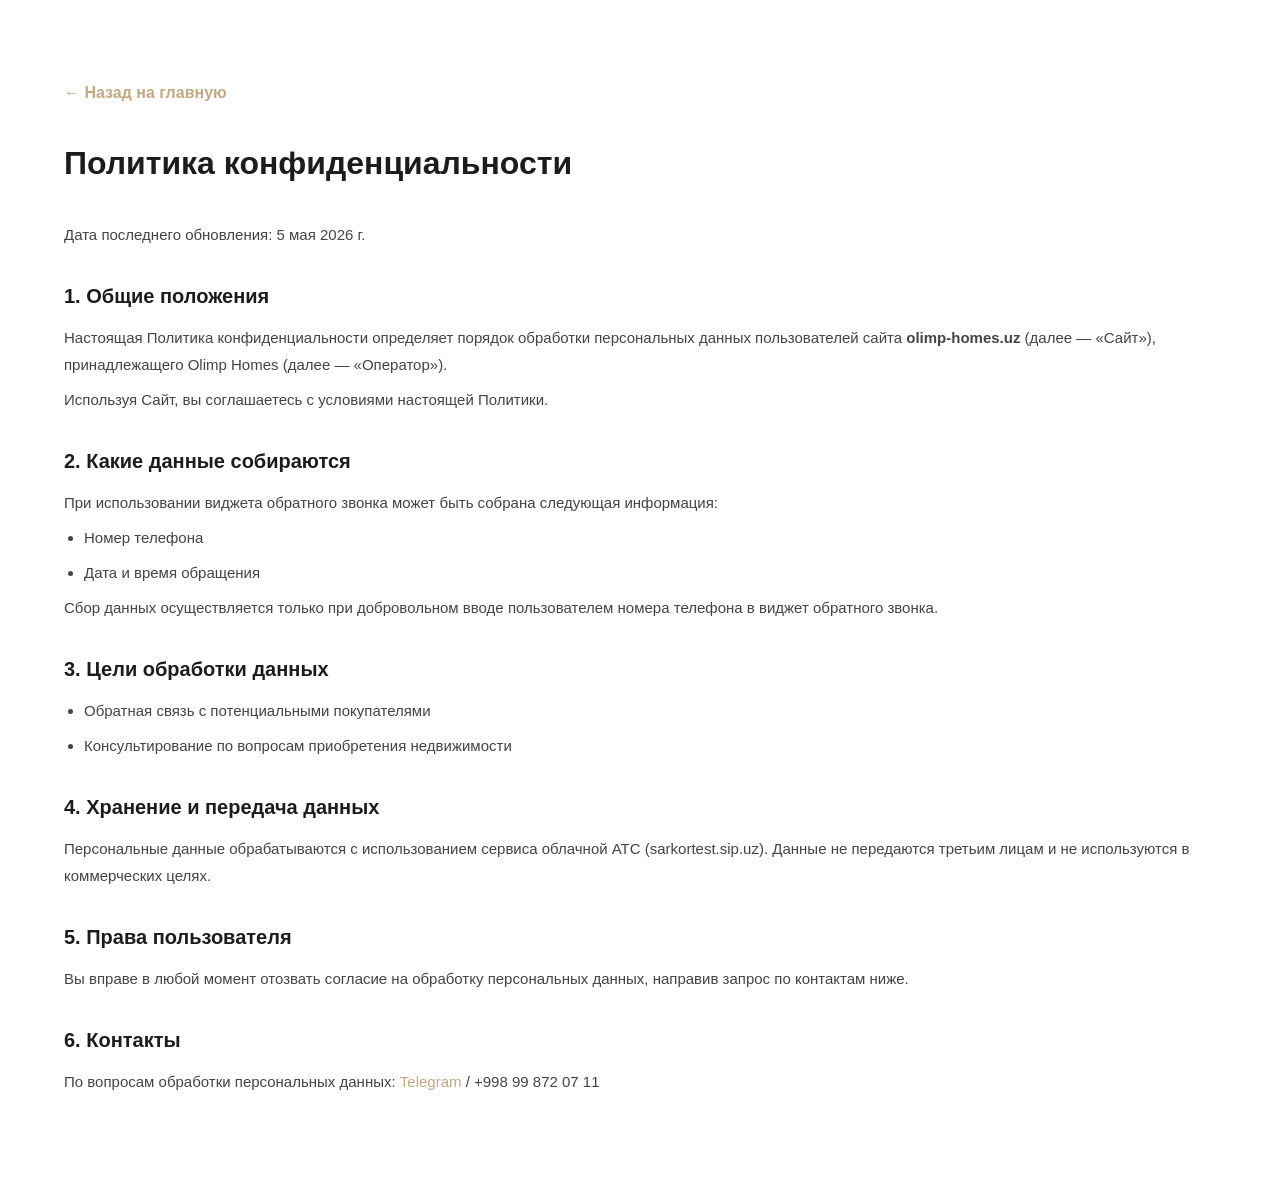
<file: privacy.html>
<!DOCTYPE html>
<html lang="ru">
<head>
    <meta charset="UTF-8">
    <meta name="viewport" content="width=device-width, initial-scale=1.0">
    <title>Политика конфиденциальности — Olimp Homes</title>
    <link rel="stylesheet" href="css/style.css">
    <style>
        .privacy { padding: 80px 0; }
        .privacy h1 { font-size: 32px; margin-bottom: 32px; }
        .privacy h2 { font-size: 20px; margin: 32px 0 12px; }
        .privacy p, .privacy li { font-size: 15px; line-height: 1.8; color: #444; margin-bottom: 8px; }
        .privacy ul { padding-left: 20px; }
        .privacy a { color: #C4A882; }
        .back { display: inline-block; margin-bottom: 32px; color: #C4A882; font-weight: 600; }
        .back:hover { text-decoration: underline; }
    </style>
</head>
<body>
<div class="privacy">
    <div class="container">
        <a href="index.html" class="back">← Назад на главную</a>
        <h1>Политика конфиденциальности</h1>
        <p>Дата последнего обновления: 5 мая 2026 г.</p>

        <h2>1. Общие положения</h2>
        <p>Настоящая Политика конфиденциальности определяет порядок обработки персональных данных пользователей сайта <strong>olimp-homes.uz</strong> (далее — «Сайт»), принадлежащего Olimp Homes (далее — «Оператор»).</p>
        <p>Используя Сайт, вы соглашаетесь с условиями настоящей Политики.</p>

        <h2>2. Какие данные собираются</h2>
        <p>При использовании виджета обратного звонка может быть собрана следующая информация:</p>
        <ul>
            <li>Номер телефона</li>
            <li>Дата и время обращения</li>
        </ul>
        <p>Сбор данных осуществляется только при добровольном вводе пользователем номера телефона в виджет обратного звонка.</p>

        <h2>3. Цели обработки данных</h2>
        <ul>
            <li>Обратная связь с потенциальными покупателями</li>
            <li>Консультирование по вопросам приобретения недвижимости</li>
        </ul>

        <h2>4. Хранение и передача данных</h2>
        <p>Персональные данные обрабатываются с использованием сервиса облачной АТС (sarkortest.sip.uz). Данные не передаются третьим лицам и не используются в коммерческих целях.</p>

        <h2>5. Права пользователя</h2>
        <p>Вы вправе в любой момент отозвать согласие на обработку персональных данных, направив запрос по контактам ниже.</p>

        <h2>6. Контакты</h2>
        <p>По вопросам обработки персональных данных: <a href="https://t.me/+998998720711">Telegram</a> / +998 99 872 07 11</p>
    </div>
</div>
</body>
</html>
</file>
<file: css/style.css>
/* ===== RESET & BASE ===== */
*, *::before, *::after { box-sizing: border-box; margin: 0; padding: 0; }
html { scroll-behavior: smooth; font-size: 16px; }
body { font-family: 'Inter', sans-serif; color: #1C1C1E; background: #fff; line-height: 1.6; overflow-x: hidden; }
img { max-width: 100%; height: auto; display: block; }
a { text-decoration: none; color: inherit; }

/* ===== CONTAINER ===== */
.container { max-width: 1200px; margin: 0 auto; padding: 0 24px; }

/* ===== BUTTONS ===== */
.btn {
    display: inline-flex; align-items: center; gap: 8px;
    padding: 14px 28px; border-radius: 50px;
    font-size: 15px; font-weight: 600; cursor: pointer;
    transition: all .25s ease; border: 2px solid transparent;
    white-space: nowrap; line-height: 1;
}
.btn--primary { background: #C4A882; color: #fff; }
.btn--primary:hover { background: #b09268; transform: translateY(-2px); box-shadow: 0 8px 24px rgba(196,168,130,.35); }
.btn--outline { background: transparent; color: #fff; border-color: rgba(255,255,255,.6); }
.btn--outline:hover { background: rgba(255,255,255,.12); border-color: #fff; }
.btn--telegram { background: #2AABEE; color: #fff; padding: 10px 18px; font-size: 14px; }
.btn--telegram:hover { background: #1a9bd8; transform: translateY(-1px); }
.btn--white { background: #fff; color: #1C1C1E; font-weight: 700; }
.btn--white:hover { background: #f0ebe4; }
.btn--large { padding: 18px 44px; font-size: 18px; }

/* ===== SECTION COMMON ===== */
.section__tag {
    font-size: 11px; font-weight: 700; text-transform: uppercase;
    letter-spacing: 3px; color: #C4A882; margin-bottom: 14px; display: block;
}
.section__tag.center { text-align: center; }
.section__title { font-size: clamp(28px, 4vw, 42px); font-weight: 800; line-height: 1.15; margin-bottom: 20px; }
.section__title.center { text-align: center; }

/* ===== HEADER ===== */
.header {
    position: fixed; top: 0; left: 0; right: 0; z-index: 100;
    padding: 18px 0; transition: all .3s ease;
}
.header.scrolled {
    background: rgba(255,255,255,.96); backdrop-filter: blur(12px);
    box-shadow: 0 2px 24px rgba(0,0,0,.08); padding: 12px 0;
}
.header.scrolled .nav__link { color: #1C1C1E; }
.header.scrolled .nav__link:hover { color: #C4A882; }
.header.scrolled .logo__text { color: #1C1C1E; }
.header.scrolled .lang-switcher { color: #555; }
.header.scrolled .lang-sep { color: #ccc; }
.header.scrolled .burger span { background: #1C1C1E; }

.header__inner { display: flex; align-items: center; gap: 32px; }

.logo { display: flex; align-items: baseline; gap: 5px; }
.logo__text { font-size: 22px; font-weight: 800; color: #fff; letter-spacing: -0.5px; transition: color .3s; }
.logo__sub { font-size: 10px; font-weight: 700; letter-spacing: 4px; color: #C4A882; }

.nav { display: flex; gap: 28px; margin-left: auto; }
.nav__link { font-size: 14px; font-weight: 500; color: rgba(255,255,255,.8); transition: color .2s; }
.nav__link:hover { color: #fff; }

.header__actions { display: flex; align-items: center; gap: 16px; }
.lang-switcher { display: flex; align-items: center; gap: 6px; color: rgba(255,255,255,.75); }
.lang-sep { opacity: .4; }
.lang-btn {
    background: none; border: none; cursor: pointer;
    font-size: 13px; font-weight: 700; color: inherit; opacity: .5;
    padding: 2px; transition: opacity .2s; font-family: 'Inter', sans-serif;
}
.lang-btn.active { opacity: 1; }
.lang-btn:hover { opacity: .85; }

.burger { display: none; flex-direction: column; gap: 5px; background: none; border: none; cursor: pointer; padding: 4px; }
.burger span { display: block; width: 24px; height: 2px; background: #fff; border-radius: 2px; transition: all .3s; }
.burger.open span:nth-child(1) { transform: rotate(45deg) translate(5px, 5px); }
.burger.open span:nth-child(2) { opacity: 0; }
.burger.open span:nth-child(3) { transform: rotate(-45deg) translate(5px, -5px); }

/* ===== HERO ===== */
.hero { position: relative; min-height: 100vh; display: flex; align-items: center; overflow: hidden; }
.hero__bg { position: absolute; inset: 0; }
.hero__img { width: 100%; height: 100%; object-fit: cover; object-position: center; }
.hero__overlay { position: absolute; inset: 0; background: linear-gradient(135deg, rgba(20,20,22,.78) 0%, rgba(20,20,22,.42) 60%, rgba(20,20,22,.3) 100%); }

.hero__content { position: relative; z-index: 2; padding: 120px 0 80px; max-width: 680px; }
.hero__tag { font-size: 12px; font-weight: 700; letter-spacing: 3px; text-transform: uppercase; color: #C4A882; margin-bottom: 22px; }
.hero__title { font-size: clamp(38px, 5.5vw, 68px); font-weight: 800; line-height: 1.08; color: #fff; margin-bottom: 22px; }
.hero__sub { font-size: clamp(16px, 2vw, 20px); color: rgba(255,255,255,.78); margin-bottom: 40px; line-height: 1.65; }
.hero__actions { display: flex; gap: 14px; flex-wrap: wrap; }

.hero__scroll {
    position: absolute; bottom: 36px; left: 50%; transform: translateX(-50%);
    opacity: .45; animation: bounce 2.2s ease-in-out infinite;
    display: flex; align-items: center; justify-content: center;
}
@keyframes bounce {
    0%, 100% { transform: translateX(-50%) translateY(0); }
    50% { transform: translateX(-50%) translateY(10px); }
}

/* ===== STATS ===== */
.stats { background: #1C1C1E; padding: 52px 0; }
.stats__grid { display: grid; grid-template-columns: repeat(4, 1fr); }
.stats__item { padding: 20px 28px; text-align: center; border-right: 1px solid rgba(255,255,255,.08); }
.stats__item:last-child { border-right: none; }
.stats__num { display: block; font-size: clamp(22px, 3vw, 34px); font-weight: 800; color: #C4A882; margin-bottom: 8px; }
.stats__label { font-size: 13px; color: rgba(255,255,255,.5); font-weight: 400; }

/* ===== ABOUT ===== */
.about { padding: 100px 0; background: #F9F7F4; }
.about__inner { display: grid; grid-template-columns: 1fr 1fr; gap: 80px; align-items: center; }
.about__text { font-size: 17px; color: #555; line-height: 1.75; margin-bottom: 28px; }
.about__list { list-style: none; margin-bottom: 36px; }
.about__list li {
    padding: 12px 0 12px 26px; position: relative;
    font-size: 16px; color: #333;
    border-bottom: 1px solid rgba(0,0,0,.06);
}
.about__list li:last-child { border-bottom: none; }
.about__list li::before {
    content: ''; position: absolute; left: 0; top: 50%;
    transform: translateY(-50%); width: 8px; height: 8px;
    background: #C4A882; border-radius: 50%;
}
.about__image img { border-radius: 20px; width: 100%; height: 500px; object-fit: cover; }

/* ===== PRESALE ===== */
.presale { background: linear-gradient(135deg, #C4A882 0%, #b09268 100%); padding: 64px 0; }
.presale__inner { display: flex; align-items: center; gap: 40px; }
.presale__icon { flex-shrink: 0; width: 72px; height: 72px; background: rgba(255,255,255,.15); border-radius: 50%; display: flex; align-items: center; justify-content: center; }
.presale__content { flex: 1; }
.presale__title { font-size: clamp(20px, 2.5vw, 26px); font-weight: 700; color: #fff; margin-bottom: 8px; }
.presale__text { font-size: 16px; color: rgba(255,255,255,.85); line-height: 1.6; }

/* ===== GALLERY ===== */
.gallery { padding: 100px 0; }
.gallery .section__title { margin-bottom: 48px; }
.gallery__grid {
    display: grid;
    grid-template-columns: repeat(3, 1fr);
    grid-template-rows: auto auto;
    gap: 14px;
}
.gallery__item { border-radius: 14px; overflow: hidden; cursor: pointer; position: relative; }
.gallery__item--wide { grid-column: span 2; }
.gallery__item img { width: 100%; height: 280px; object-fit: cover; transition: transform .45s ease; display: block; }
.gallery__item--wide img { height: 320px; }
.gallery__overlay {
    position: absolute; inset: 0; background: rgba(28,28,30,.5);
    display: flex; align-items: center; justify-content: center;
    opacity: 0; transition: opacity .3s ease;
}
.gallery__overlay span { color: #fff; font-size: 14px; font-weight: 600; letter-spacing: 1px; text-transform: uppercase; }
.gallery__item:hover img { transform: scale(1.05); }
.gallery__item:hover .gallery__overlay { opacity: 1; }

/* ===== LIGHTBOX ===== */
.lightbox {
    position: fixed; inset: 0; background: rgba(0,0,0,.92);
    z-index: 1000; display: flex; align-items: center; justify-content: center;
    opacity: 0; pointer-events: none; transition: opacity .3s ease;
}
.lightbox.open { opacity: 1; pointer-events: all; }
.lightbox img { max-width: 90vw; max-height: 88vh; border-radius: 8px; object-fit: contain; }
.lightbox__close {
    position: absolute; top: 20px; right: 24px;
    background: rgba(255,255,255,.12); border: none; cursor: pointer;
    width: 44px; height: 44px; border-radius: 50%;
    display: flex; align-items: center; justify-content: center;
    transition: background .2s;
}
.lightbox__close:hover { background: rgba(255,255,255,.22); }

/* ===== PLANS ===== */
.plans { padding: 100px 0; background: #F9F7F4; }
.plans .section__title { margin-bottom: 48px; }
.plans__specs { display: grid; grid-template-columns: repeat(4, 1fr); gap: 16px; margin-bottom: 60px; }
.plans__spec { text-align: center; padding: 28px 20px; background: #fff; border-radius: 16px; box-shadow: 0 2px 12px rgba(0,0,0,.05); }
.plans__spec-num { display: block; font-size: 18px; font-weight: 800; color: #1C1C1E; margin-bottom: 8px; }
.plans__spec-label { font-size: 13px; color: #888; line-height: 1.4; }
.plans__cta { text-align: center; padding: 48px; background: #fff; border-radius: 20px; box-shadow: 0 2px 12px rgba(0,0,0,.05); }
.plans__cta p { font-size: 20px; font-weight: 600; color: #1C1C1E; margin-bottom: 24px; }

/* ===== LOCATION ===== */
.location { padding: 100px 0; }
.location__inner { display: grid; grid-template-columns: 1fr 1fr; gap: 80px; align-items: center; }
.location__text { font-size: 17px; color: #555; line-height: 1.75; margin-bottom: 28px; }
.location__list { list-style: none; }
.location__list li {
    padding: 12px 0 12px 26px; position: relative;
    font-size: 16px; color: #333;
    border-bottom: 1px solid rgba(0,0,0,.06);
}
.location__list li:last-child { border-bottom: none; }
.location__list li::before {
    content: ''; position: absolute; left: 0; top: 50%;
    transform: translateY(-50%); width: 8px; height: 8px;
    background: #C4A882; border-radius: 50%;
}
.location__image img { border-radius: 20px; width: 100%; height: 420px; object-fit: cover; }

/* ===== DISTRICT ===== */
.district { padding: 100px 0; background: #F9F7F4; }
.district__sub { text-align: center; font-size: 16px; color: #888; margin-bottom: 52px; }
.district__grid { display: grid; grid-template-columns: repeat(2, 1fr); gap: 24px; }
.district__card {
    background: #fff; border-radius: 20px; padding: 36px;
    box-shadow: 0 2px 16px rgba(0,0,0,.05);
    transition: transform .25s ease, box-shadow .25s ease;
}
.district__card:hover { transform: translateY(-4px); box-shadow: 0 8px 32px rgba(0,0,0,.1); }
.district__icon {
    width: 56px; height: 56px; background: #F9F7F4; border-radius: 14px;
    display: flex; align-items: center; justify-content: center;
    color: #C4A882; margin-bottom: 20px;
}
.district__card-title { font-size: 18px; font-weight: 700; color: #1C1C1E; margin-bottom: 12px; }
.district__card-text { font-size: 15px; color: #666; line-height: 1.65; margin-bottom: 16px; }
.district__source {
    font-size: 12px; font-weight: 600; color: #C4A882;
    text-decoration: none; letter-spacing: 0.5px;
    border-bottom: 1px solid rgba(196,168,130,.3);
    padding-bottom: 2px; transition: color .2s;
}
.district__source:hover { color: #b09268; }

@media (max-width: 768px) {
    .district__grid { grid-template-columns: 1fr; }
}

/* ===== CONTACT ===== */
.contact { padding: 100px 0; background: #1C1C1E; text-align: center; }
.contact .section__title { color: #fff; }
.contact__sub { font-size: 18px; color: rgba(255,255,255,.5); margin-bottom: 44px; }
.contact__phone { margin-top: 22px; font-size: 22px; font-weight: 300; color: rgba(255,255,255,.4); letter-spacing: 2px; }

/* ===== FOOTER ===== */
.footer { background: #111; padding: 32px 0; }
.footer__inner { display: flex; justify-content: space-between; align-items: center; }
.footer .logo__text { color: rgba(255,255,255,.45); font-size: 18px; }
.footer__copy { font-size: 13px; color: rgba(255,255,255,.25); }
.footer__privacy { font-size: 13px; color: rgba(255,255,255,.25); text-decoration: underline; }
.footer__privacy:hover { color: #C4A882; }

/* ===== SCROLL ANIMATIONS ===== */
.fade-up {
    opacity: 0; transform: translateY(32px);
    transition: opacity .65s ease, transform .65s ease;
}
.fade-up.visible { opacity: 1; transform: translateY(0); }

/* ===== MOBILE NAV ===== */
@media (max-width: 900px) {
    .nav {
        display: none; position: fixed; top: 0; left: 0; right: 0; bottom: 0;
        background: rgba(20,20,22,.97); flex-direction: column;
        align-items: center; justify-content: center; gap: 36px; z-index: 99;
    }
    .nav.open { display: flex; }
    .nav__link { font-size: 22px; font-weight: 700; color: #fff; }
    .burger { display: flex; z-index: 101; }
    .header__actions .btn--whatsapp span { display: none; }
    .header__actions .btn--whatsapp { padding: 10px 14px; }
}

/* ===== TABLET ===== */
@media (max-width: 768px) {
    .hero__actions { flex-direction: column; align-items: flex-start; }
    .hero__actions .btn { justify-content: center; }

    .stats__grid { grid-template-columns: repeat(2, 1fr); }
    .stats__item { border-right: none; border-bottom: 1px solid rgba(255,255,255,.08); }
    .stats__item:nth-child(odd) { border-right: 1px solid rgba(255,255,255,.08); }
    .stats__item:nth-child(3), .stats__item:nth-child(4) { border-bottom: none; }

    .about__inner { grid-template-columns: 1fr; gap: 40px; }
    .about__image { order: -1; }
    .about__image img { height: 300px; }

    .presale__inner { flex-direction: column; text-align: center; }

    .gallery__grid { grid-template-columns: 1fr 1fr; gap: 10px; }
    .gallery__item img { height: 200px; }
    .gallery__item--wide img { height: 240px; }

    .plans__specs { grid-template-columns: repeat(2, 1fr); }

    .location__inner { grid-template-columns: 1fr; gap: 40px; }
    .location__image img { height: 280px; }

    .footer__inner { flex-direction: column; gap: 12px; text-align: center; }
}

/* ===== MOBILE ===== */
@media (max-width: 480px) {
    .gallery__grid { grid-template-columns: 1fr; }
    .gallery__item--wide { grid-column: span 1; }
    .gallery__item img, .gallery__item--wide img { height: 220px; }

    .plans__specs { grid-template-columns: repeat(2, 1fr); }

    .btn--large { padding: 16px 32px; font-size: 16px; }
}
</file>
